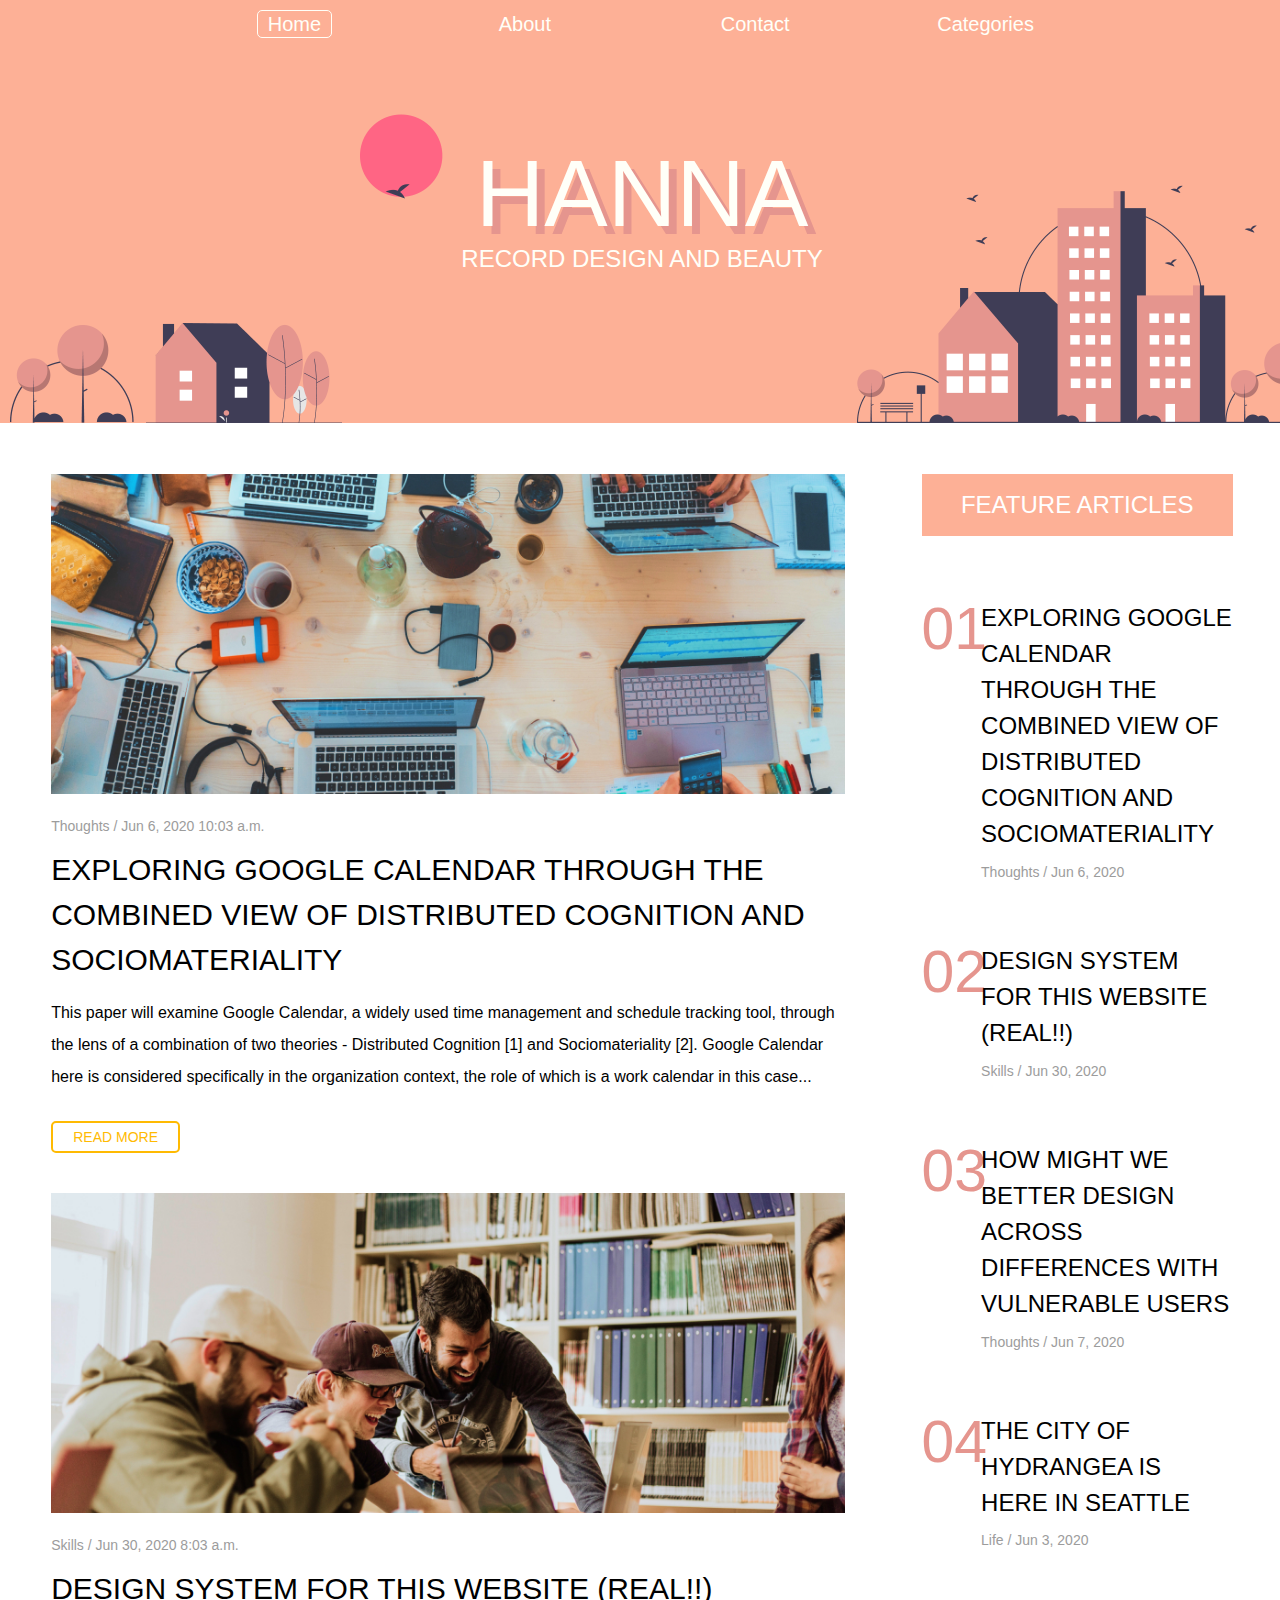
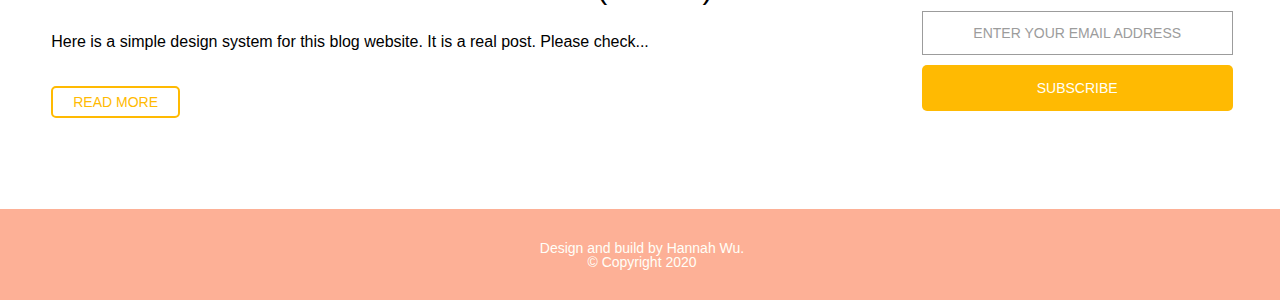
<file: index.html>
<!DOCTYPE html>
<html lang="en">


<head>
    <meta charSet="utf-8" />
    <meta name="viewport" content="width=device-width, initial-scale=1, shrink-to-fit=no" />
    <title>Home</title>
    <Link rel="stylesheet" href="./css/style.css">
    <link rel="stylesheet" href="https://use.fontawesome.com/releases/v5.13.1/css/all.css"
        integrity="sha384-xxzQGERXS00kBmZW/6qxqJPyxW3UR0BPsL4c8ILaIWXva5kFi7TxkIIaMiKtqV1Q" crossorigin="anonymous">
</head>

<body>



    <!-- navigation bar -->
    <nav class="topnav" id="myTopnav">
        <a href="javascript:void(0);" class="icon" onclick="handleClicked()">&#9776;</a>
        <a href="./index.html" class="active">Home</a>
        <a href="#">About</a>
        <a href="#">Contact</a>
        <div class="dropdown">
            <button class="dropbtn">Categories
                <i class="fas fa-chevron-down"></i>
            </button>
            <div class="dropdown-content">
                <a href="#">Thoughts</a>
                <a href="#">Life</a>
                <a href="#">Skills</a>
            </div>
        </div>

    </nav>

    <div id="home-container">

        <!-- header with website name -->
        <header class="header hbox">
            <h1>Hanna</h1>
            <h4>Record Design and Beauty</h4>
        </header>

        <!-- blog main content -->
        <section class="home-content hbox">
            <!-- content card one -->
            <div class="content-card ">
                <a href="./blog-post.html"><img src="images/card-work.jpg"
                        alt="Article associated picture. Describes people working together"></a>
                <p class="body-text2">Thoughts / Jun 6, 2020 10:03 a.m. </p>

                <a href="./blog-post.html">
                    <h3>Exploring Google Calendar Through The Combined View Of Distributed Cognition And Sociomateriality</h3>
                </a>
                <p>This paper will examine Google Calendar, a widely used time management and schedule tracking tool, through the lens of a combination of two theories - Distributed Cognition [1] and Sociomateriality [2]. Google Calendar here is considered specifically in the organization context, the role of which is a work calendar in this case...</p>
                <button class="button outline" onclick="location.href='./blog-post.html'" type="button">read
                    more</button>
            </div>

            <!-- content card two -->
            <div class="content-card ">
                <a href="./design-system.html"><img src="images/card-work2.jpg"
                        alt="Article associated picture. Describes three people discussing"></a>
                <p class="body-text2">Skills / Jun 30, 2020 8:03 a.m. </p>

                <a href="./design-system.html">
                    <h3>Design System for this website (REAL!!)</h3>
                </a>
                <p> Here is a simple design system for this blog website. It is a real post. Please check...</p>
                <button class="button outline" onclick="location.href='./design-system.html'" type="button">read more</button>
            </div>
        </section>

        <!-- feature articles -->
        <section class="home-feature hbox">

            <div class="section-title">
                <h4>feature articles</h4>
            </div>

            <!-- feature-article one -->
            <div class="feature-article">
                <p class="number">01</p>
                <a href="./blog-post.html">
                    <h4>Exploring Google Calendar Through The Combined View Of Distributed Cognition And Sociomateriality</h4>
                </a>
                <p class="body-text2">Thoughts / Jun 6, 2020</p>
            </div>

            <!-- feature-article two -->
            <div class="feature-article">
                <p class="number">02</p>
                <a href="./design-system.html">
                    <h4>Design System for this website (REAL!!)</h4>
                </a>
                <p class="body-text2">Skills / Jun 30, 2020</p>
            </div>

            <!-- feature-article three -->
            <div class="feature-article">
                <p class="number">03</p>
                <a href="#">
                    <h4>how might we better design across differences with vulnerable users</h4>
                </a>
                <p class="body-text2">Thoughts / Jun 7, 2020</p>
            </div>

            <!-- feature-article four -->
            <div class="feature-article">
                <p class="number">04</p>
                <a href="#">
                    <h4>the city of hydrangea is here in seattle</h4>
                </a>
                <p class="body-text2">Life / Jun 3, 2020</p>
            </div>

            <!-- subscribe form and button -->
            <div class="home-subscribe">

                <form method="get" id="subscribe">
                    <input type="text" id="email" name="email" placeholder="Enter your email address"
                        class="inputbox"><br>
                </form>
                <button type="submit" form="subscribe" class="button infill"><i class="far fa-bell"></i>subscribe</button>
            </div>

        </section>

        <!-- footer -->
        <footer class="footer hbox">
            <p class="body-text2">Design and build by Hannah Wu.<br>&#169; Copyright 2020</p>
        </footer>

    </div>

    <!-- nav-bar js -->
    <script src="./js/nav-bar.js"></script>


</body>



</html>
</file>
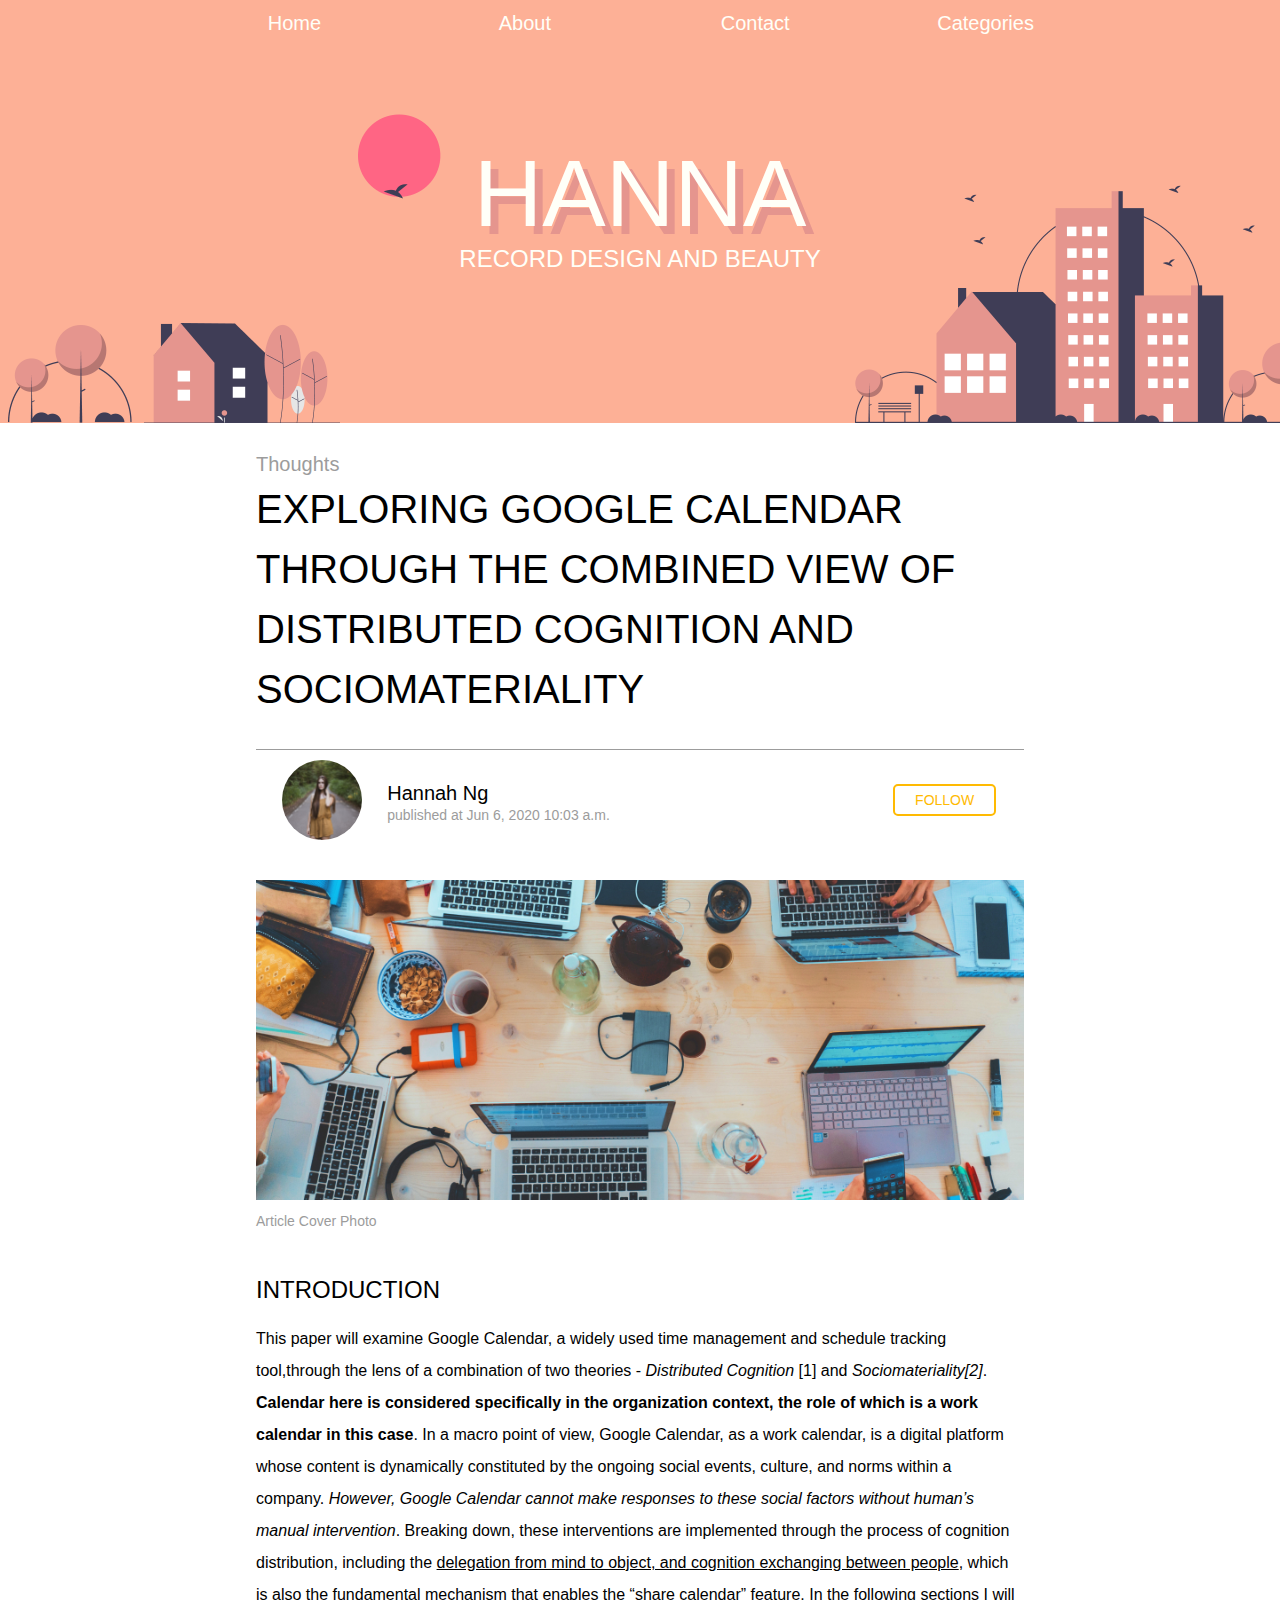
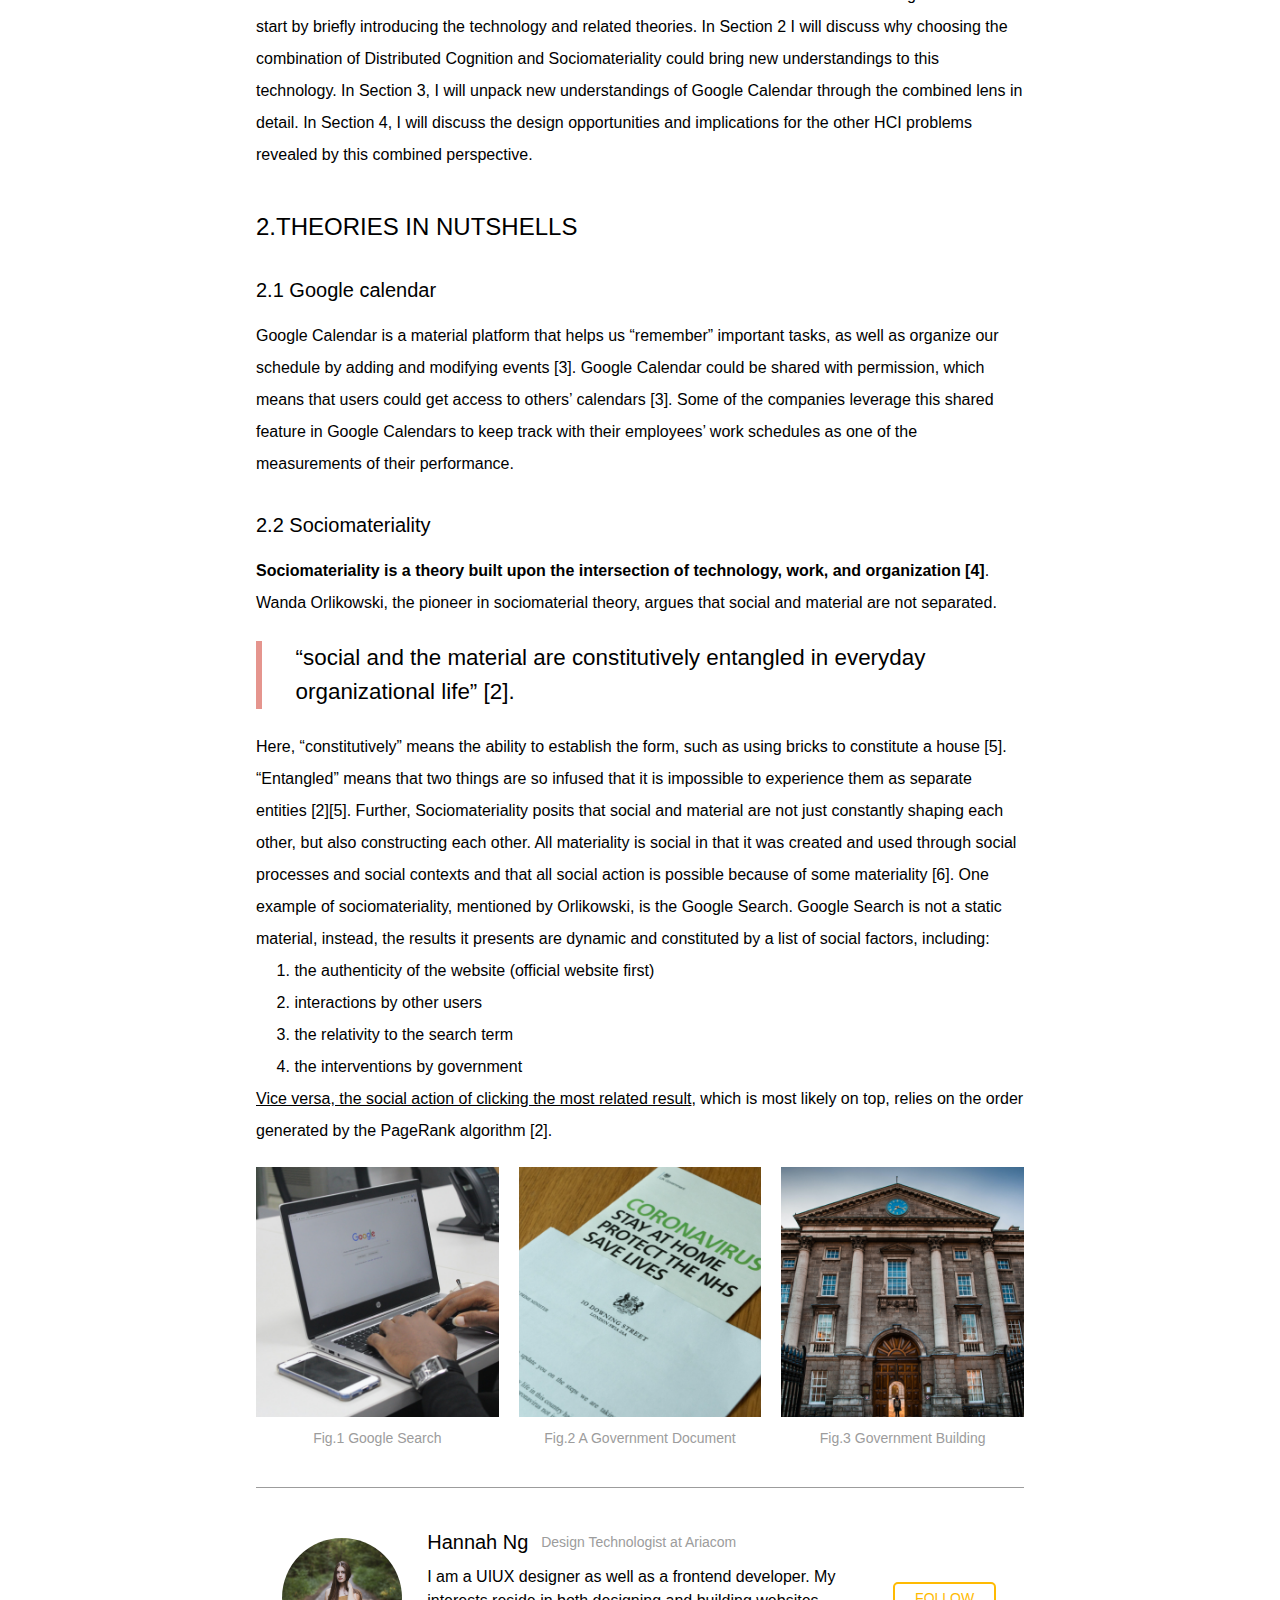
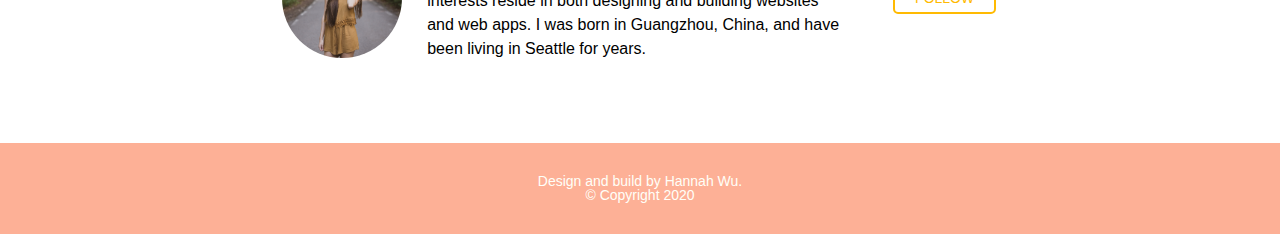
<file: blog-post.html>
<!DOCTYPE html>
<html lang="en">

<head>
    <meta charSet="utf-8" />
    <meta name="viewport" content="width=device-width, initial-scale=1, shrink-to-fit=no" />
    <title>Sample Blog Post</title>
    <Link rel="stylesheet" href="./css/style.css">
    <link rel="stylesheet" href="https://use.fontawesome.com/releases/v5.13.1/css/all.css"
        integrity="sha384-xxzQGERXS00kBmZW/6qxqJPyxW3UR0BPsL4c8ILaIWXva5kFi7TxkIIaMiKtqV1Q" crossorigin="anonymous">


</head>

<body>


    <!-- navigation bar -->
    <nav class="topnav" id="myTopnav">
        <a href="javascript:void(0);" class="icon" onclick="handleClicked()">&#9776;</a>
        <a href="./index.html">Home</a>
        <a href="#">About</a>
        <a href="#">Contact</a>
        <div class="dropdown">
            <button class="dropbtn">Categories
                <i class="fas fa-chevron-down"></i>
            </button>
            <div class="dropdown-content">
                <a href="#">Thoughts</a>
                <a href="#">Life</a>
                <a href="#">Skills</a>
            </div>
        </div>

    </nav>


    <div class="post-container">
        <!-- header with website name -->
        <header class="header hbox">
            <h1>Hanna</h1>
            <h4>Record Design and Beauty</h4>
        </header>

        <!-- main post session -->
        <article class="post-content hbox">
            <!-- article title, author info, cover image -->
            <section class="post-section">
                <h5>Thoughts</h5>
                <h2>Exploring Google Calendar Through The Combined View Of Distributed Cognition And Sociomateriality
                </h2>

                <!-- author brief card -->
                <div class="author-brief">
                    <img src="./images/avatar.jpg" alt="Avatar small">
                    <div class="card-text">
                        <h5>Hannah Ng</h5>
                        <p class="body-text2">published at Jun 6, 2020 10:03 a.m.</p>
                    </div>
                    <div class="social">
                        <a href="https://www.linkedin.com/">
                            <i class="fab fa-linkedin"></i>
                        </a>
                        <a href="https://twitter.com/">
                            <i class="fab fa-twitter-square"></i>
                        </a>
                        <a href="https://www.facebook.com/">
                            <i class="fab fa-facebook-square"></i>
                        </a>
                    </div>
                    <button class="button outline ">follow</button>
                </div>

                <figure class="content-card">
                    <img src="images/card-work.jpg" alt="Article associated picture. Describes people working together">
                    <figcaption>Article Cover Photo</figcaption>
                </figure>
            </section>

            <!-- post content -->
            <section class="post-section">
                <h4>Introduction</h4>
                <p>This paper will examine Google Calendar, a widely used time management and schedule tracking tool,through the lens of a combination of two theories - <i>Distributed Cognition</i> [1] and <i>Sociomateriality[2]</i>. <strong> Calendar here is considered specifically in the organization context, the role of which is a work calendar in this case</strong>. In a macro point of view, Google Calendar, as a work calendar, is a digital platform whose content is dynamically constituted by the ongoing social events, culture, and norms within a company. <em>However, Google Calendar cannot make responses to these social factors without human’s manual intervention</em>. Breaking down, these interventions are implemented through the process of cognition distribution, including the <u>delegation from mind to object, and cognition exchanging between people</u>, which is also the fundamental mechanism that enables the “share calendar” feature. In the following sections I will start by briefly introducing the technology and related theories. In Section 2 I will discuss why choosing the combination of Distributed Cognition and Sociomateriality could bring new understandings to this technology. In Section 3, I will unpack new understandings of Google Calendar through the combined lens in detail. In Section 4, I will discuss the design opportunities and implications for the other HCI problems revealed by this combined perspective.
                </p>
            </section>

            <section class="post-section">
                <h4>2.Theories in nutshells</h4>
                <h5>2.1 Google calendar</h5>
                <p>Google Calendar is a material platform that helps us “remember” important tasks, as well as organize our schedule
                    by adding and modifying events [3]. Google Calendar could be shared with permission, which means that users
                    could get access to others’ calendars [3]. Some of the companies leverage this shared feature in Google
                    Calendars to keep track with their employees’ work schedules as one of the measurements of their performance.
                </p>
                <h5>2.2 Sociomateriality </h5>
                <p><b>Sociomateriality is a theory built upon the intersection of technology, work, and organization [4]</b>. Wanda
                    Orlikowski, the pioneer in sociomaterial theory, argues that social and material are not separated.</p>
                <blockquote cite="https://en.wikipedia.org/wiki/Sociomateriality">
                    <p>“social and the material are constitutively entangled in everyday organizational life” [2].</p>
                </blockquote>
                <p> Here, “constitutively” means the ability to establish the form, such as using bricks to constitute a house [5].
                    “Entangled” means that two things are so infused that it is impossible to experience them as separate entities
                    [2][5]. Further, Sociomateriality posits that social and material are not just constantly shaping each other,
                    but also constructing each other. All materiality is social in that it was created and used through social
                    processes and social contexts and that all social action is possible because of some materiality [6]. One
                    example of sociomateriality, mentioned by Orlikowski, is the Google Search. Google Search is not a static
                    material, instead, the results it presents are dynamic and constituted by a list of social factors, including:
                </p>
                <ol class="ordered-list">
                    <li>the authenticity of the website (official website first)</li>
                    <li>interactions by other users</li>
                    <li>the relativity to the search term</li>
                    <li>the interventions by government</li>
                </ol>
                <p><u>Vice versa, the social action of clicking the most related result</u>, which is most likely on top, relies on
                    the order generated by the PageRank algorithm [2].</p>
                <div class="image-diaplay-grid">
                    <figure>
                        <img src="./images/sample-img1.jpg" alt="sample image one">
                        <figcaption>Fig.1 Google Search</figcaption>
                    </figure>
                    <figure>
                        <img src="./images/sample-img2.jpg" alt="sample image two">
                        <figcaption>Fig.2 A Government Document</figcaption>
                    </figure>
                    <figure>
                        <img src="./images/sample-img3.jpg" alt="sample image three">
                        <figcaption>Fig.3 Government Building</figcaption>
                    </figure>
                </div>

            </section>

            <!-- author detailed card-->
            <div class="author-brief author-detailed post-section">
                <img src="./images/avatar.jpg" alt="Avatar small" width="120" height="120">
                <div class="card-text detail-text">
                    <h5>Hannah Ng</h5>
                    <p class="body-text2">Design Technologist at Ariacom</p>
                    <p>I am a UIUX designer as well as a frontend developer. My interests reside in both designing and building websites and web apps. I was born in Guangzhou, China, and have been living in Seattle for years. </p>
                </div>
                <div class="social">
                    <a href="https://www.linkedin.com/">
                        <i class="fab fa-linkedin"></i>
                    </a>
                    <a href="https://twitter.com/">
                        <i class="fab fa-twitter-square"></i>
                    </a>
                    <a href="https://www.facebook.com/">
                        <i class="fab fa-facebook-square"></i>
                    </a>
                </div>
                <button class="button outline ">follow</button>
            </div>

        </article>

        <!-- footer -->
        <footer class="footer hbox">
            <p class="body-text2">Design and build by Hannah Wu.<br>&#169; Copyright 2020</p>
        </footer>

    </div>

    <!-- nav-bar js -->
    <script src="./js/nav-bar.js"></script>

</body>

</html>
</file>
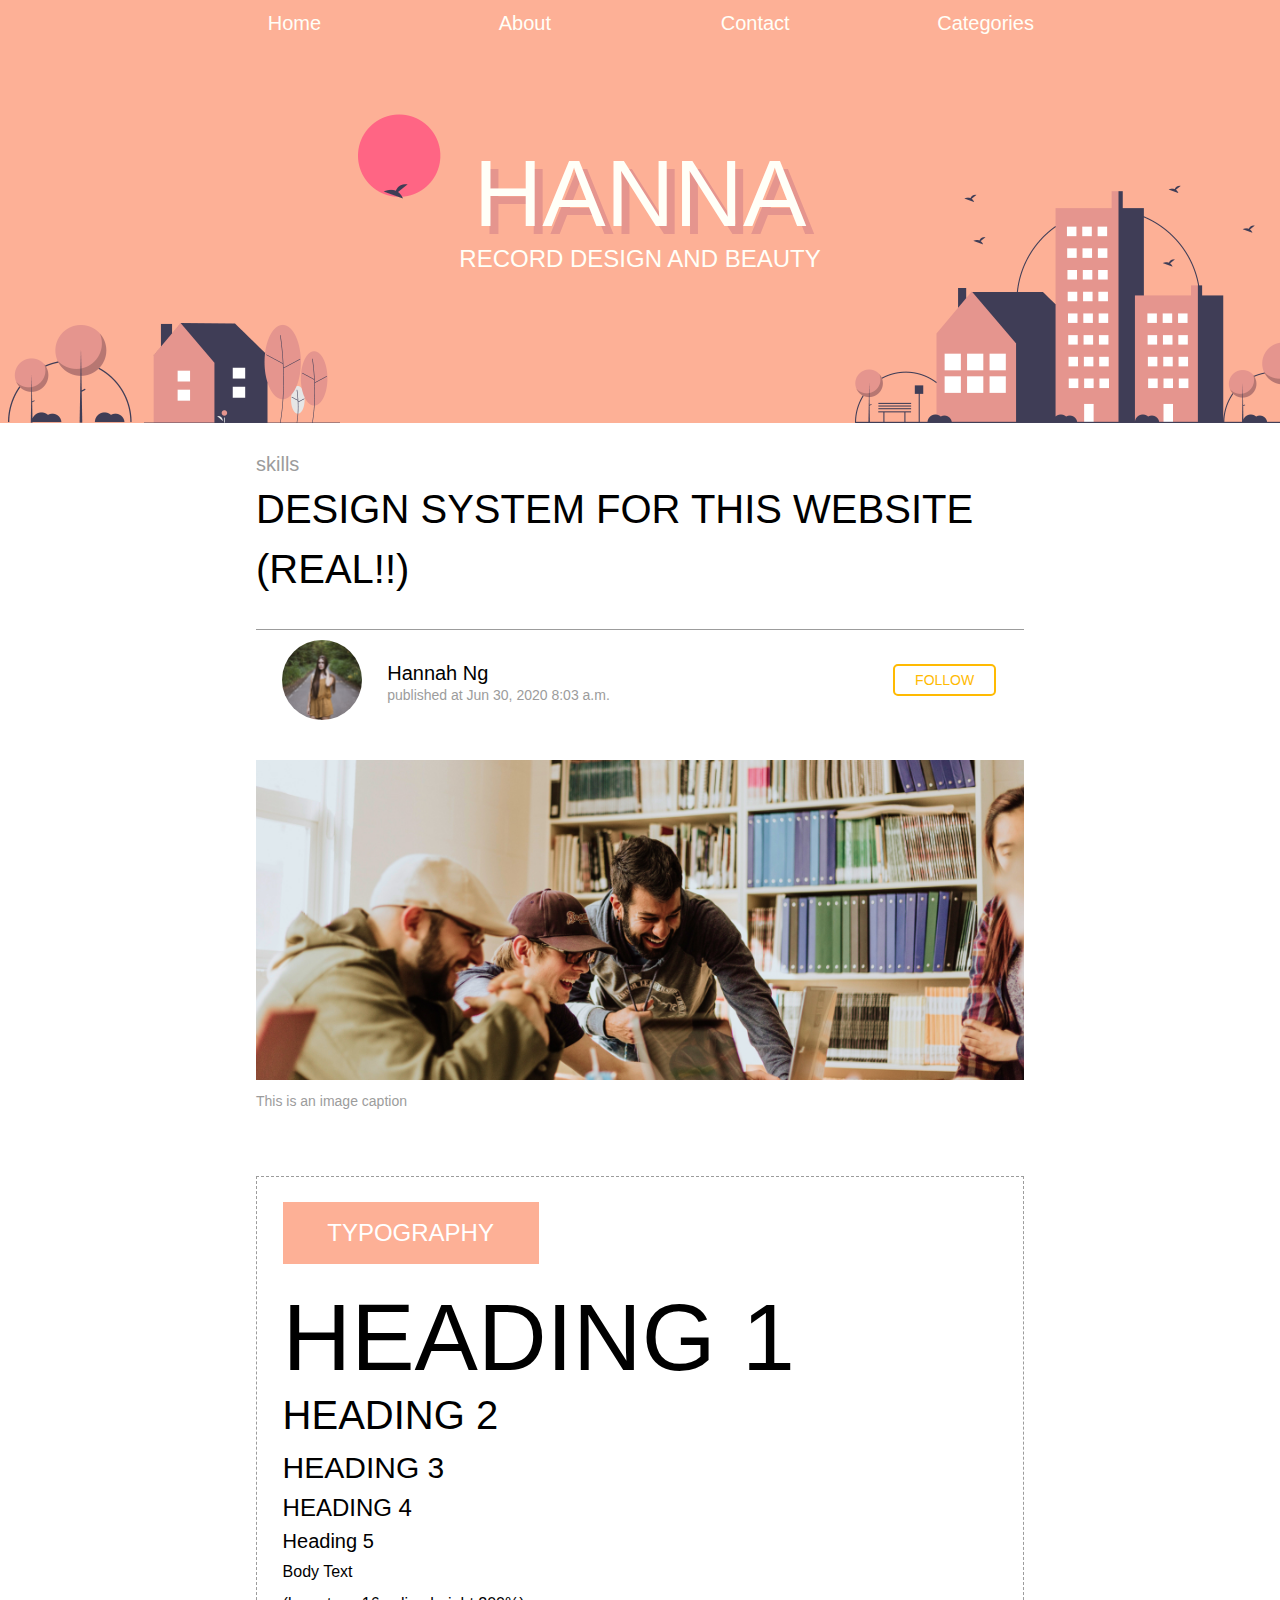
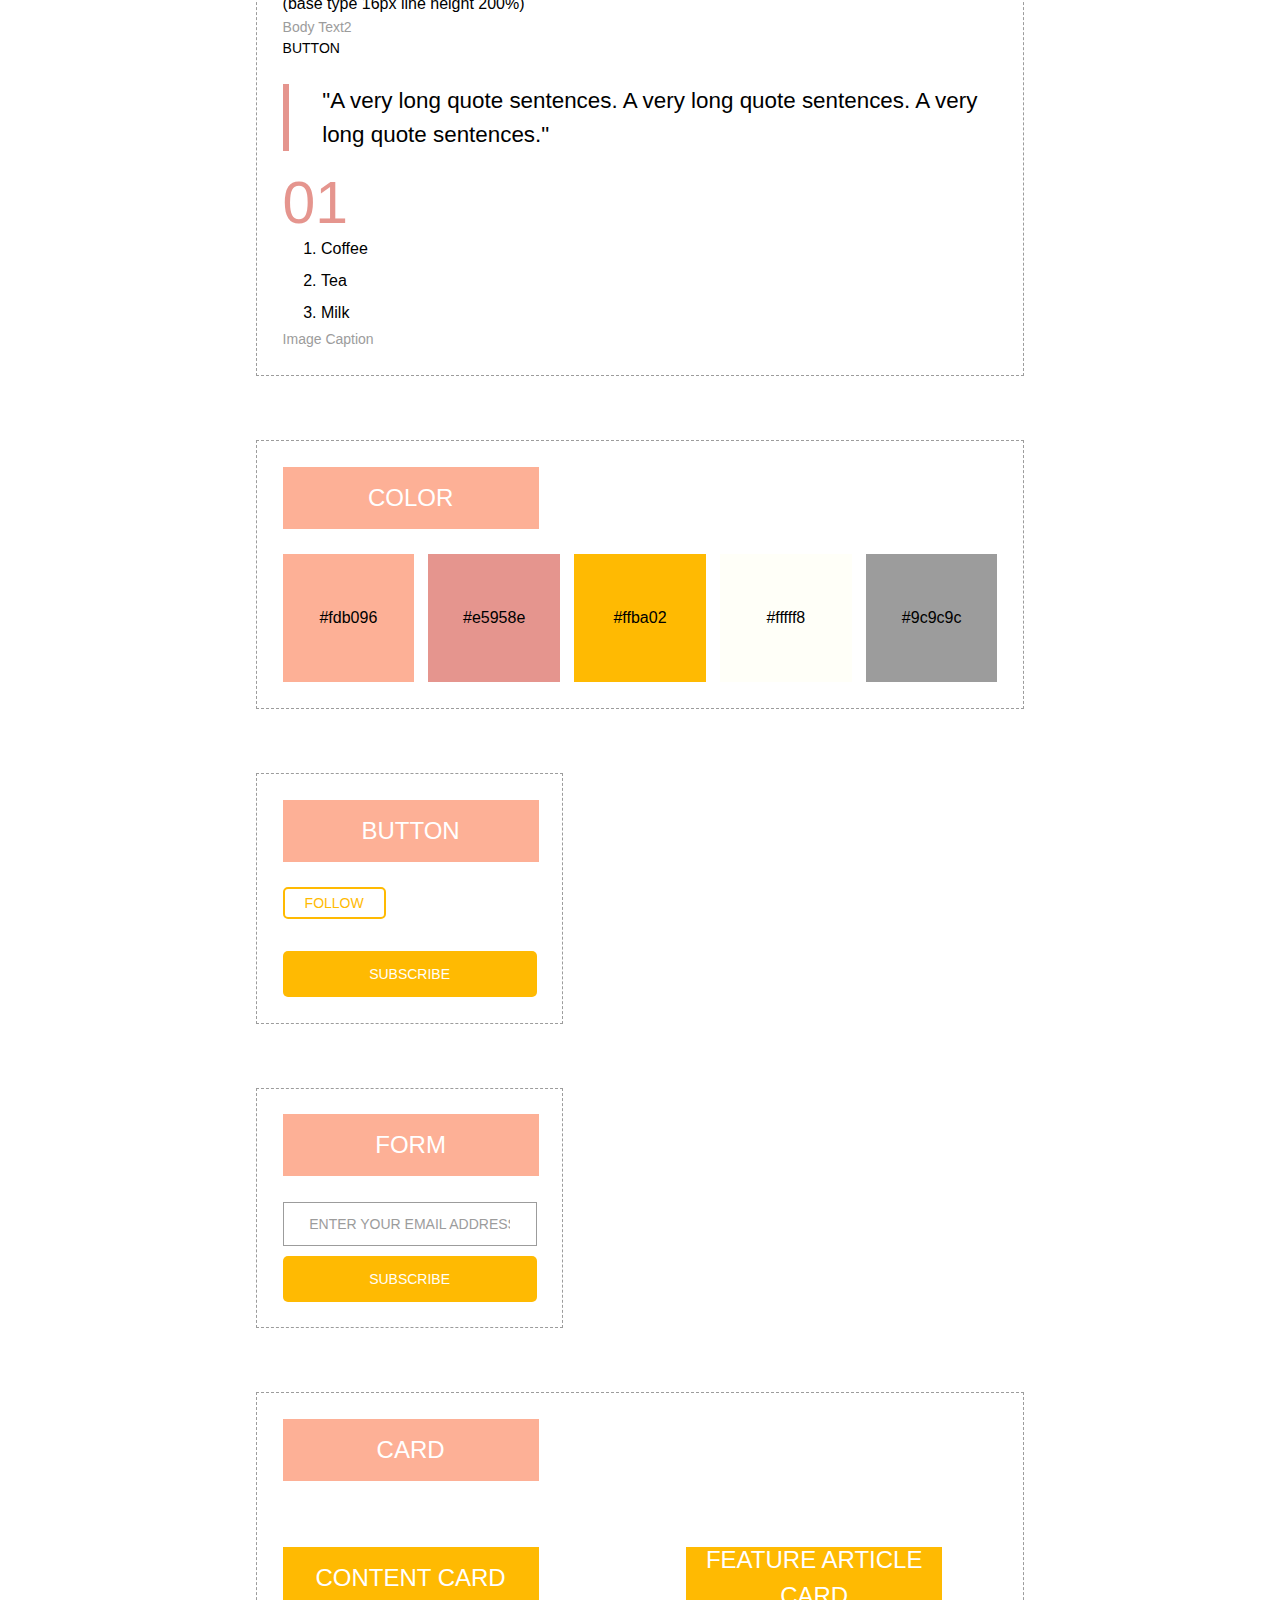
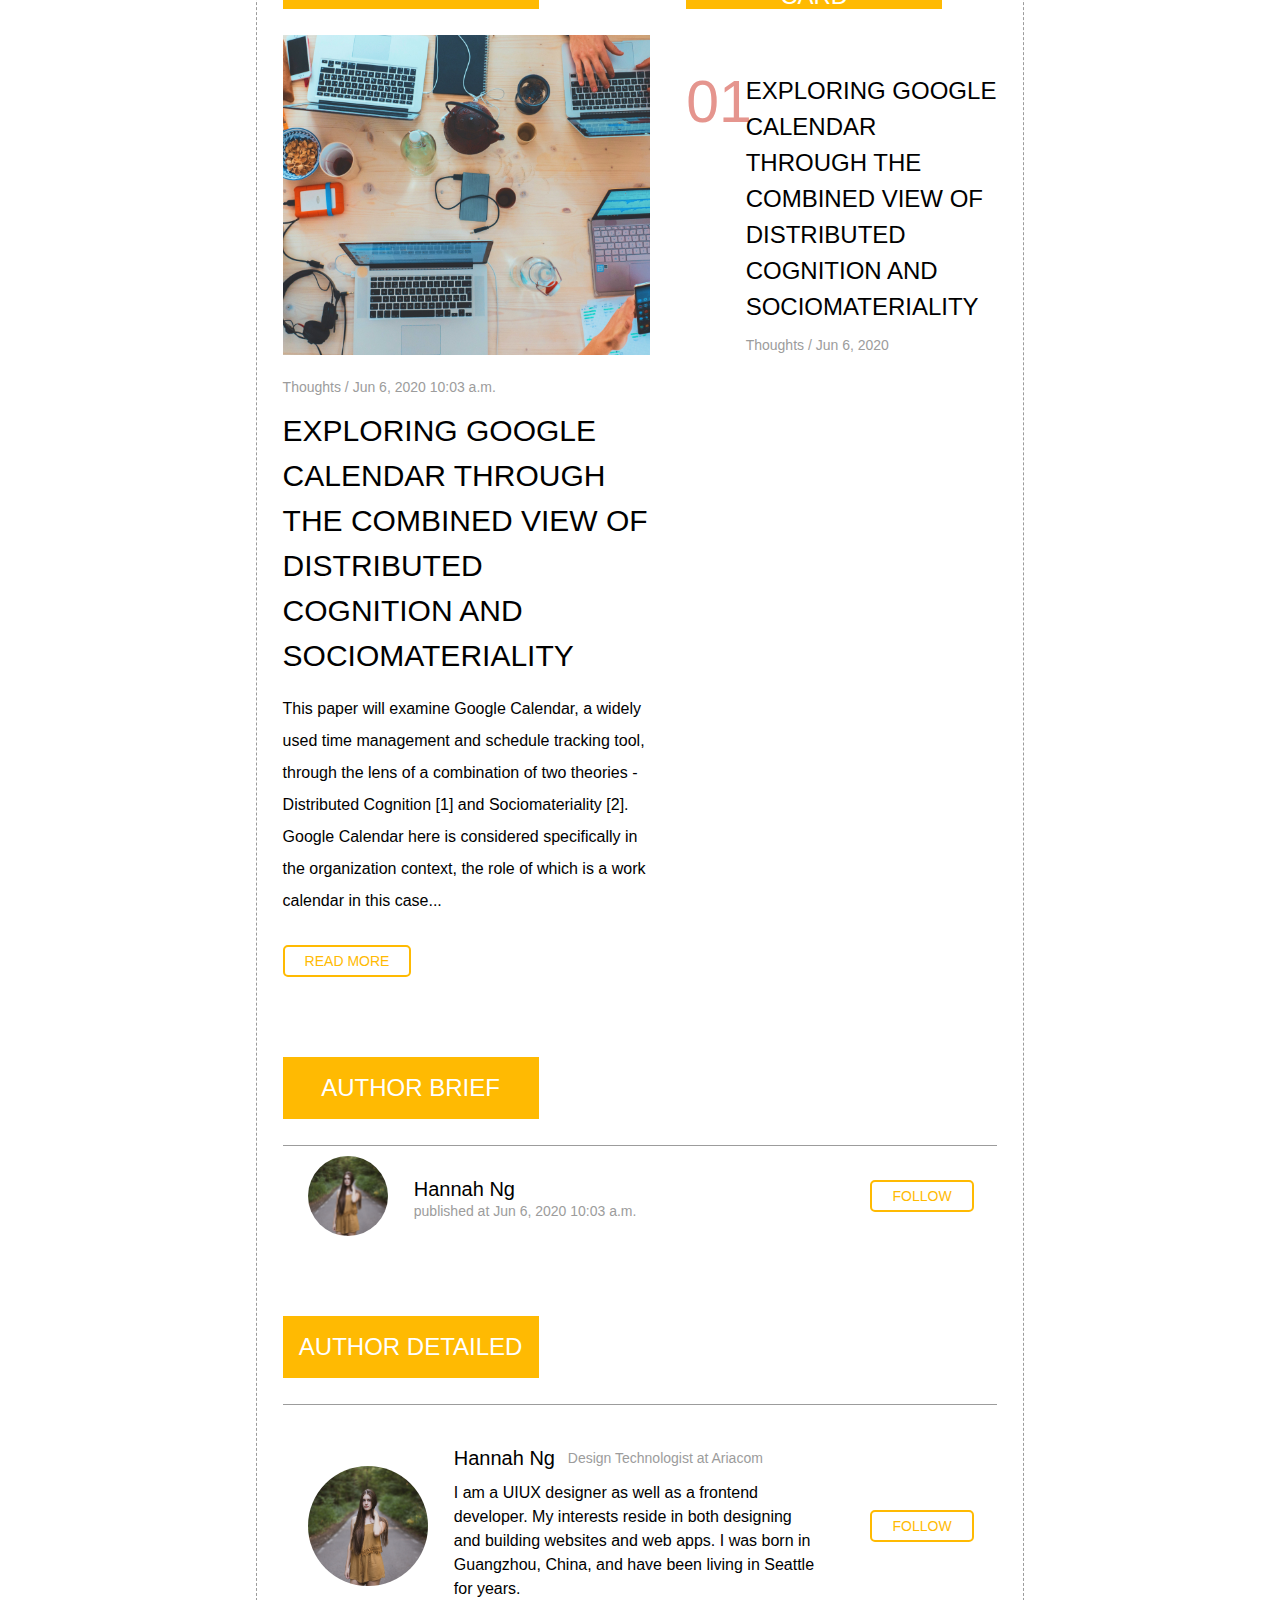
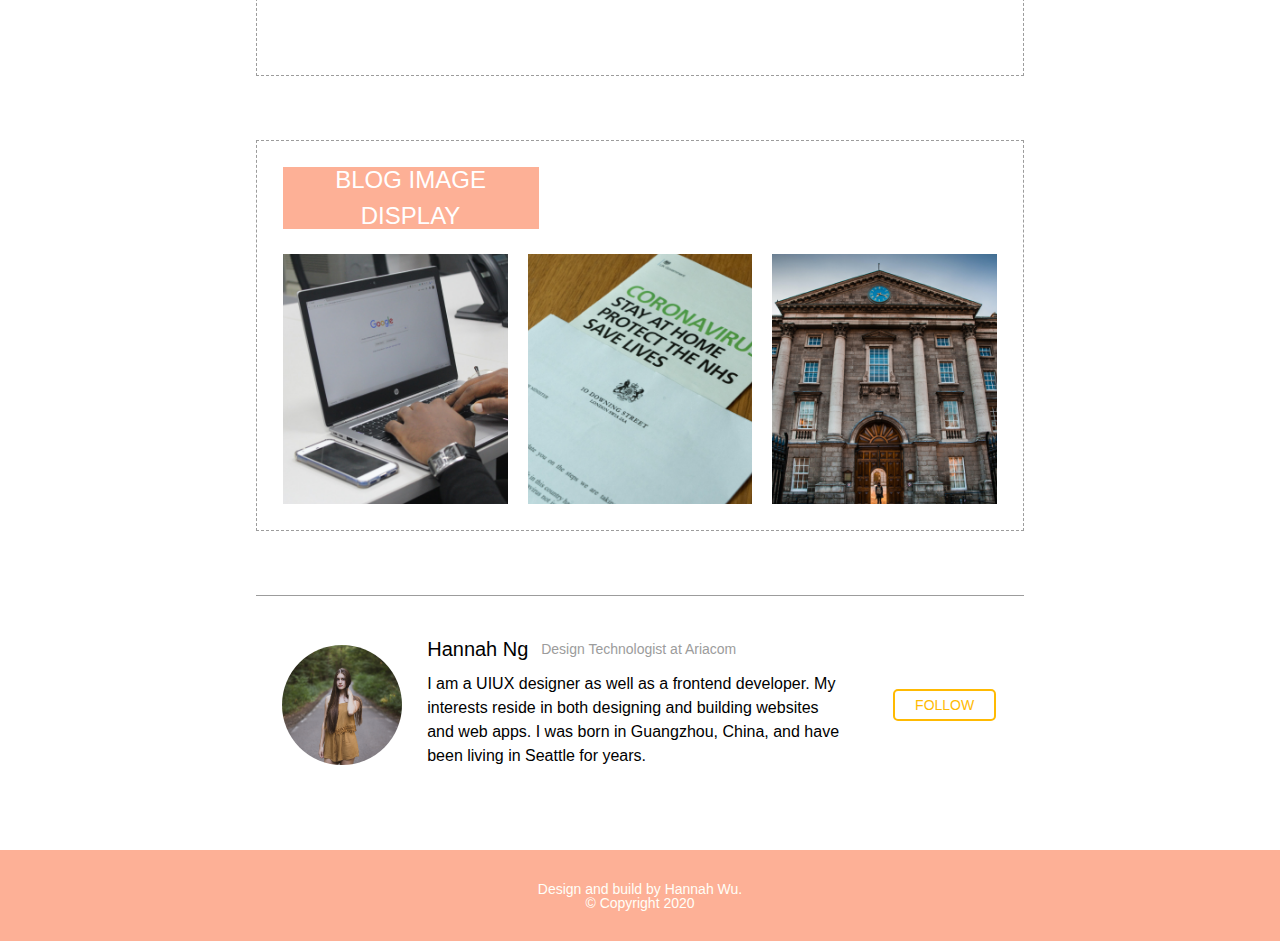
<file: design-system.html>
<!DOCTYPE html>
<html lang="en">

<head>
    <meta charSet="utf-8" />
    <meta name="viewport" content="width=device-width, initial-scale=1, shrink-to-fit=no" />
    <title>Design System</title>
    <Link rel="stylesheet" href="./css/style.css">
    <link rel="stylesheet" href="https://use.fontawesome.com/releases/v5.13.1/css/all.css"
        integrity="sha384-xxzQGERXS00kBmZW/6qxqJPyxW3UR0BPsL4c8ILaIWXva5kFi7TxkIIaMiKtqV1Q" crossorigin="anonymous">
</head>

<body>

    <!-- nav-bar js -->
    <script src="./js/nav-bar.js"></script>

    <!-- navigation bar -->
    <nav class="topnav" id="myTopnav">
        <a href="javascript:void(0);" class="icon" onclick="handleClicked()">&#9776;</a>
        <a href="./index.html">Home</a>
        <a href="#">About</a>
        <a href="#">Contact</a>
        <div class="dropdown">
            <button class="dropbtn">Categories
                <i class="fas fa-chevron-down"></i>
            </button>
            <div class="dropdown-content">
                <a href="#">Thoughts</a>
                <a href="#">Life</a>
                <a href="#">Skills</a>
            </div>
        </div>

    </nav>


    <div class="post-container">

        <!-- header with website name -->
        <header class="header hbox">
            <h1>Hanna</h1>
            <h4>Record Design and Beauty</h4>
        </header>

        <!-- main design system content -->
        <div class="post-content" id="design-system">

            <!-- title, author info, cover image -->
            <section class="post-section">
                <h5>skills</h5>
                <h2>design system for this website (Real!!)</h2>

                <!-- author brief card -->
                <div class="author-brief">
                    <img src="./images/avatar.jpg" alt="Avatar small">
                    <div class="card-text">
                        <h5>Hannah Ng</h5>
                        <p class="body-text2">published at Jun 30, 2020 8:03 a.m.</p>
                    </div>
                    <div class="social">
                        <a href="https://www.linkedin.com/">
                            <i class="fab fa-linkedin"></i>
                        </a>
                        <a href="https://twitter.com/">
                            <i class="fab fa-twitter-square"></i>
                        </a>
                        <a href="https://www.facebook.com/">
                            <i class="fab fa-facebook-square"></i>
                        </a>
                    </div>
                    <button class="button outline ">follow</button>
                </div>
                <figure class="content-card">
                    <img src="images/card-work2.jpg" alt="Article associated picture. Describes people working together">
                    <figcaption>This is an image caption</figcaption>
                </figure>
                
                
            </section>

           
            <section id="typography" class="box">

                <div class="section-title">
                    <h4>typography</h4>
                </div>

                 <!-- typo section -->
                <h1>Heading 1</h1>
                <h2>Heading 2</h2>
                <h3>Heading 3</h3>
                <h4>Heading 4</h4>
                <h5>Heading 5</h5>
                <p>Body Text <br>(base type 16px line height 200%)</p>
                <p class="body-text2">Body Text2</p>
                <p class="button">Button</p>
                <blockquote><p>"A very long quote sentences. A very long quote sentences. A very long quote
                    sentences."</p></blockquote>
                <p class="number">01</p>
                <ol class="ordered-list">
                    <li>Coffee</li>
                    <li>Tea</li>
                    <li>Milk</li>
                </ol>
                <figcaption>Image Caption</figcaption>
            </section>

            <section id="color" class="box">
                <div class="section-title">
                    <h4>color</h4>
                </div>

                 <!-- colors -->
                <div id="color-group">
                    <div>
                        <p>#fdb096</p>
                    </div>
                    <div>
                        <p>#e5958e</p>
                    </div>
                    <div>
                        <p>#ffba02</p>
                    </div>
                    <div>
                        <p>#fffff8</p>
                    </div>
                    <div>
                        <p>#9c9c9c</p>
                    </div>
                </div>
            </section>

            <section id="button" class="box">

                <div class="section-title">
                    <h4>button</h4>
                </div>

                <!-- buttons -->
                <button class="button outline ">follow</button>
                <br><br>
                <button class="button infill"><i class="far fa-bell"></i> subscribe</button>

            </section>
            

            <section id="form" class="box">

                <div class="section-title">
                    <h4>form</h4>
                </div>

                <!-- subscribe form and button -->
                <form method="get" id="subscribe">
                    <input type="text" id="email" name="email" placeholder="Enter your email address"
                        class="inputbox"><br>
                </form>
                <button type="submit" form="subscribe" class="button infill"><i class="far fa-bell"></i>
                    subscribe</button>

            </section>

            <section id="card" class="box">

                <div id="card-section" class="section-title">
                    <h4>card</h4>
                </div>

                <div id="content-card-container">
                    <div class="section-title orange">
                        <h4>content card</h4>
                    </div>

                    <!-- article content card -->
                    <div class="content-card ">
                        <a href="/"><img src="images/card-work.jpg"
                                alt="Article associated picture. Describes people working together"></a>
                        <p class="body-text2">Thoughts / Jun 6, 2020 10:03 a.m. </p>

                        <a href="/">
                            <h3>Exploring Google Calendar Through The Combined View Of Distributed Cognition And
                                Sociomateriality</h3>
                        </a>
                        <p>This paper will examine Google Calendar, a widely used time management and schedule tracking
                            tool, through the lens of a combination of two theories - Distributed Cognition [1] and
                            Sociomateriality [2]. Google Calendar here is considered specifically in the organization
                            context, the role of which is a work calendar in this case...</p>
                        <button class="button outline" onclick="location.href='#'" type="button">read more</button>
                    </div>

                </div>

                <div id="feature-card-container">

                    <div class="section-title orange">
                        <h4>feature article card</h4>
                    </div>

                    <!-- feature article card -->
                    <div class="feature-article">
                        <p class="number">01</p>
                        <a href="/">
                            <h4>Exploring Google Calendar Through The Combined View Of Distributed Cognition And
                                Sociomateriality</h4>
                        </a>
                        <p class="body-text2">Thoughts / Jun 6, 2020</p>
                    </div>

                </div>

                <div id="author-brief-container">

                    <div class="section-title orange">
                        <h4>author brief</h4>
                    </div>

                    <!-- author brief card -->
                    <div class="author-brief">
                        <img src="./images/avatar.jpg" alt="Avatar small">
                        <div class="card-text">
                            <h5>Hannah Ng</h5>
                            <p class="body-text2">published at Jun 6, 2020 10:03 a.m.</p>
                        </div>
                        <div class="social">
                            <a href="https://www.linkedin.com/">
                                <i class="fab fa-linkedin"></i>
                            </a>
                            <a href="https://twitter.com/">
                                <i class="fab fa-twitter-square"></i>
                            </a>
                            <a href="https://www.facebook.com/">
                                <i class="fab fa-facebook-square"></i>
                            </a>
                        </div>
                        <button class="button outline ">follow</button>
                    </div>

                </div>

                <div id="author-detailed-container">

                    <div class="section-title orange">
                        <h4>author detailed</h4>
                    </div>

                    <!-- author detailed card-->
                    <div class="author-brief author-detailed">
                        <img src="./images/avatar.jpg" alt="Avatar small" width="120" height="120">
                        <div class="card-text detail-text">
                            <h5>Hannah Ng</h5>
                            <p class="body-text2">Design Technologist at Ariacom</p>
                            <p>I am a UIUX designer as well as a frontend developer. My interests reside in both
                                designing and building websites and web apps. I was born in Guangzhou, China, and have
                                been living in Seattle for years. </p>
                        </div>
                        <div class="social">
                            <a href="https://www.linkedin.com/">
                                <i class="fab fa-linkedin"></i>
                            </a>
                            <a href="https://twitter.com/">
                                <i class="fab fa-twitter-square"></i>
                            </a>
                            <a href="https://www.facebook.com/">
                                <i class="fab fa-facebook-square"></i>
                            </a>
                        </div>
                        <button class="button outline ">follow</button>

                    </div>

                </div>

            </section>

            <section id="image-display" class="box">

                <div class="section-title">
                    <h4>blog image display</h4>
                </div>

                <!-- image display grids -->
                <div class="image-diaplay-grid">
                    <img src="./images/sample-img1.jpg" alt="sample image one">
                    <img src="./images/sample-img2.jpg" alt="sample image two">
                    <img src="./images/sample-img3.jpg" alt="sample image three">
                </div>

            </section>

            <!-- author detailed card-->
            <div class="author-brief author-detailed post-section">
                <img src="./images/avatar.jpg" alt="Avatar small" width="120" height="120">
                <div class="card-text detail-text">
                    <h5>Hannah Ng</h5>
                    <p class="body-text2">Design Technologist at Ariacom</p>
                    <p>I am a UIUX designer as well as a frontend developer. My interests reside in both designing and
                        building
                        websites and web apps. I was born in Guangzhou, China, and have been living in Seattle for
                        years. </p>
                </div>
                <div class="social">
                    <a href="https://www.linkedin.com/">
                        <i class="fab fa-linkedin"></i>
                    </a>
                    <a href="https://twitter.com/">
                        <i class="fab fa-twitter-square"></i>
                    </a>
                    <a href="https://www.facebook.com/">
                        <i class="fab fa-facebook-square"></i>
                    </a>
                </div>
                <button class="button outline ">follow</button>

            </div>

        </div>


        <!-- footer -->

        <footer class="footer hbox">
            <p class="body-text2">Design and build by Hannah Wu.<br>&#169; Copyright 2020</p>
        </footer>

    </div>

     <!-- nav-bar js -->
     <script src="./js/nav-bar.js"></script>

</body>

</html>
</file>
<file: css/style.css>
@import url(./design-system.css);
@import url(./design-system-layout.css);
@import url(./nav-bar.css);
@import url(./home-layout.css);
@import url(./post-layout.css);


/* remove default margin and padding */
* {
    margin : 0;
    padding: 0px;
}

/* global component styling */

/* header */
.header {
    grid-area          : hd;
    display            : flex;
    justify-content    : center;
    align-items        : center;
    flex-direction     : column;
    background-color   : #fdb096;
    background-image   : url(../images/header-bg.png);
    background-size    : cover;
    background-position: center;
    color              : #fffff8;
}

.header h1 {
    text-shadow: 8px 8px 0px #e5958e;
}


/* footer */
.footer {
    display         : flex;
    align-items     : center;
    justify-content : center;
    text-align      : center;
    background-color: #fdb096;
    grid-area       : ft;
}

.footer p {
    color: #fffff8;
}


/* add area outline for each section */
.hbox {
    border: 1px none #000;
}


/* change background image in mobile (phone and pad) view */
@media only screen and (max-width:1200px) {
    .header {
        background-image: url(../images/header-mobile-bg.png);

    }


}
</file>
